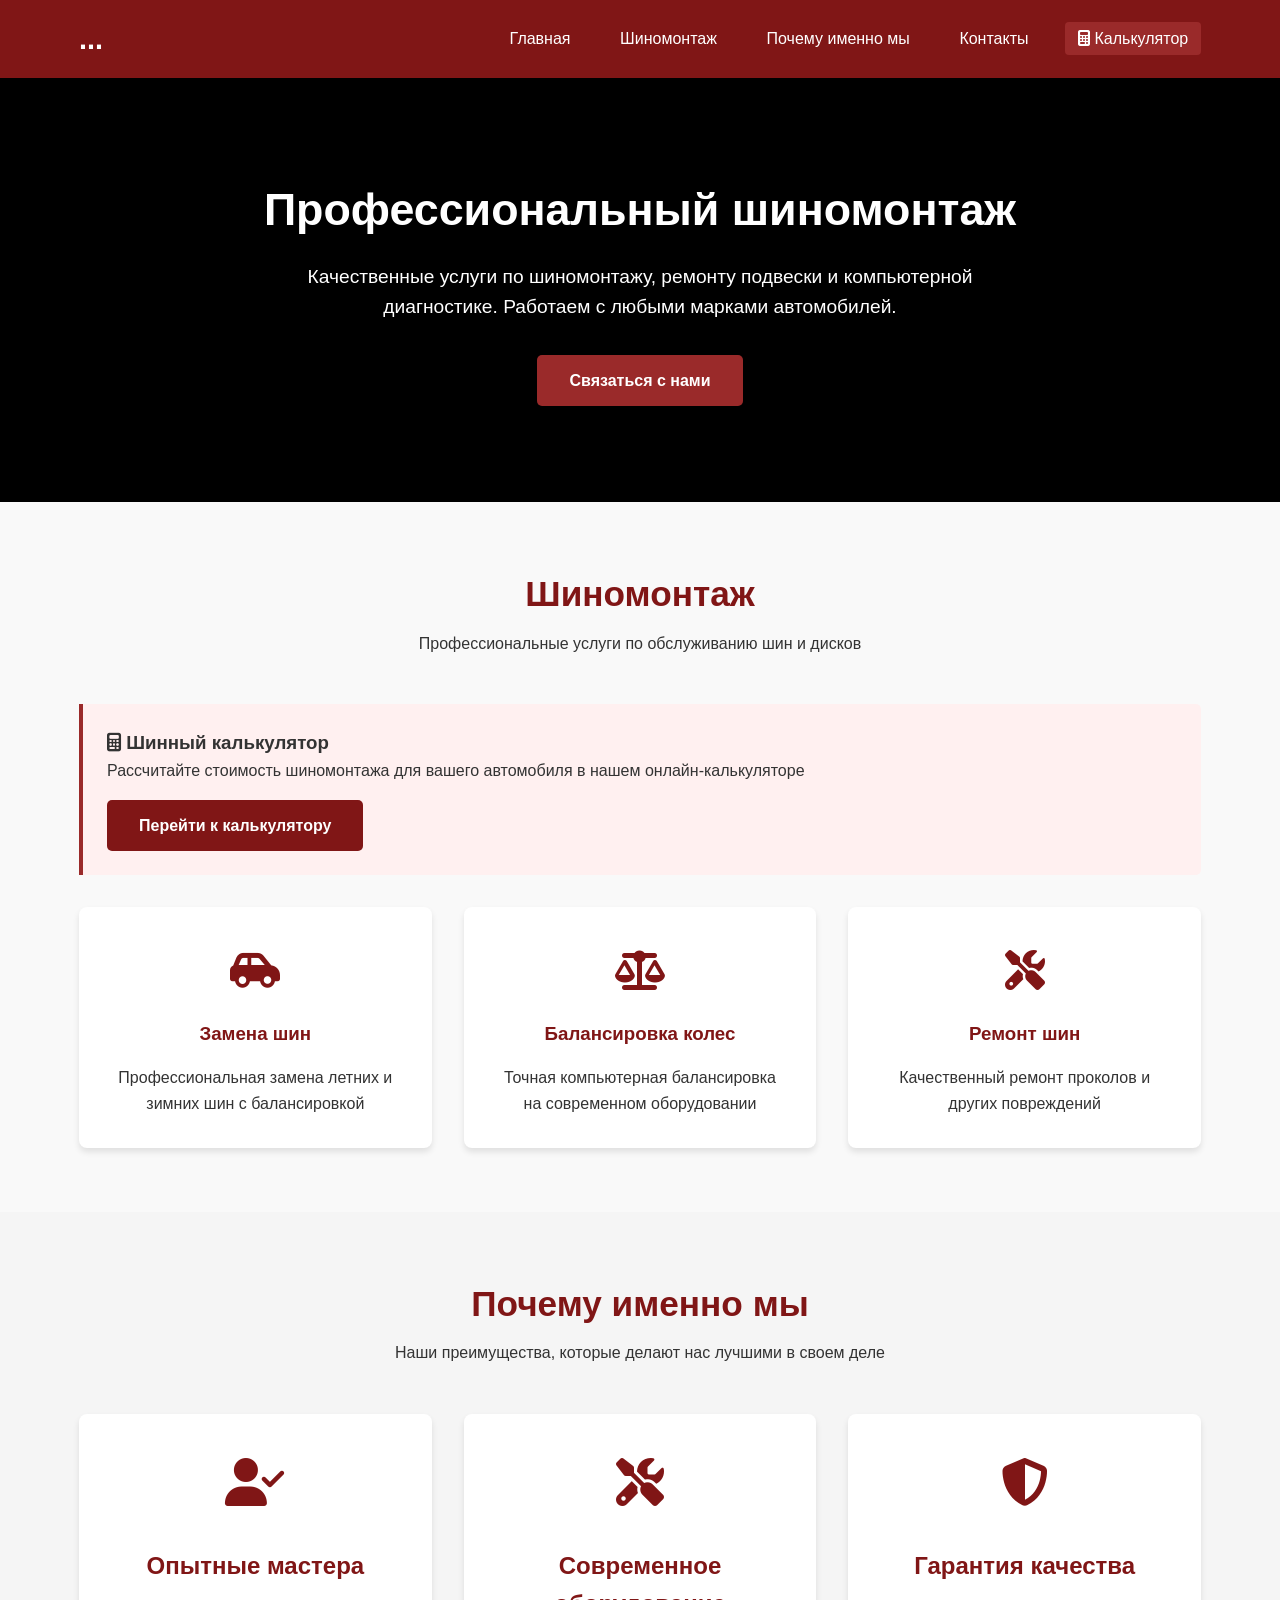
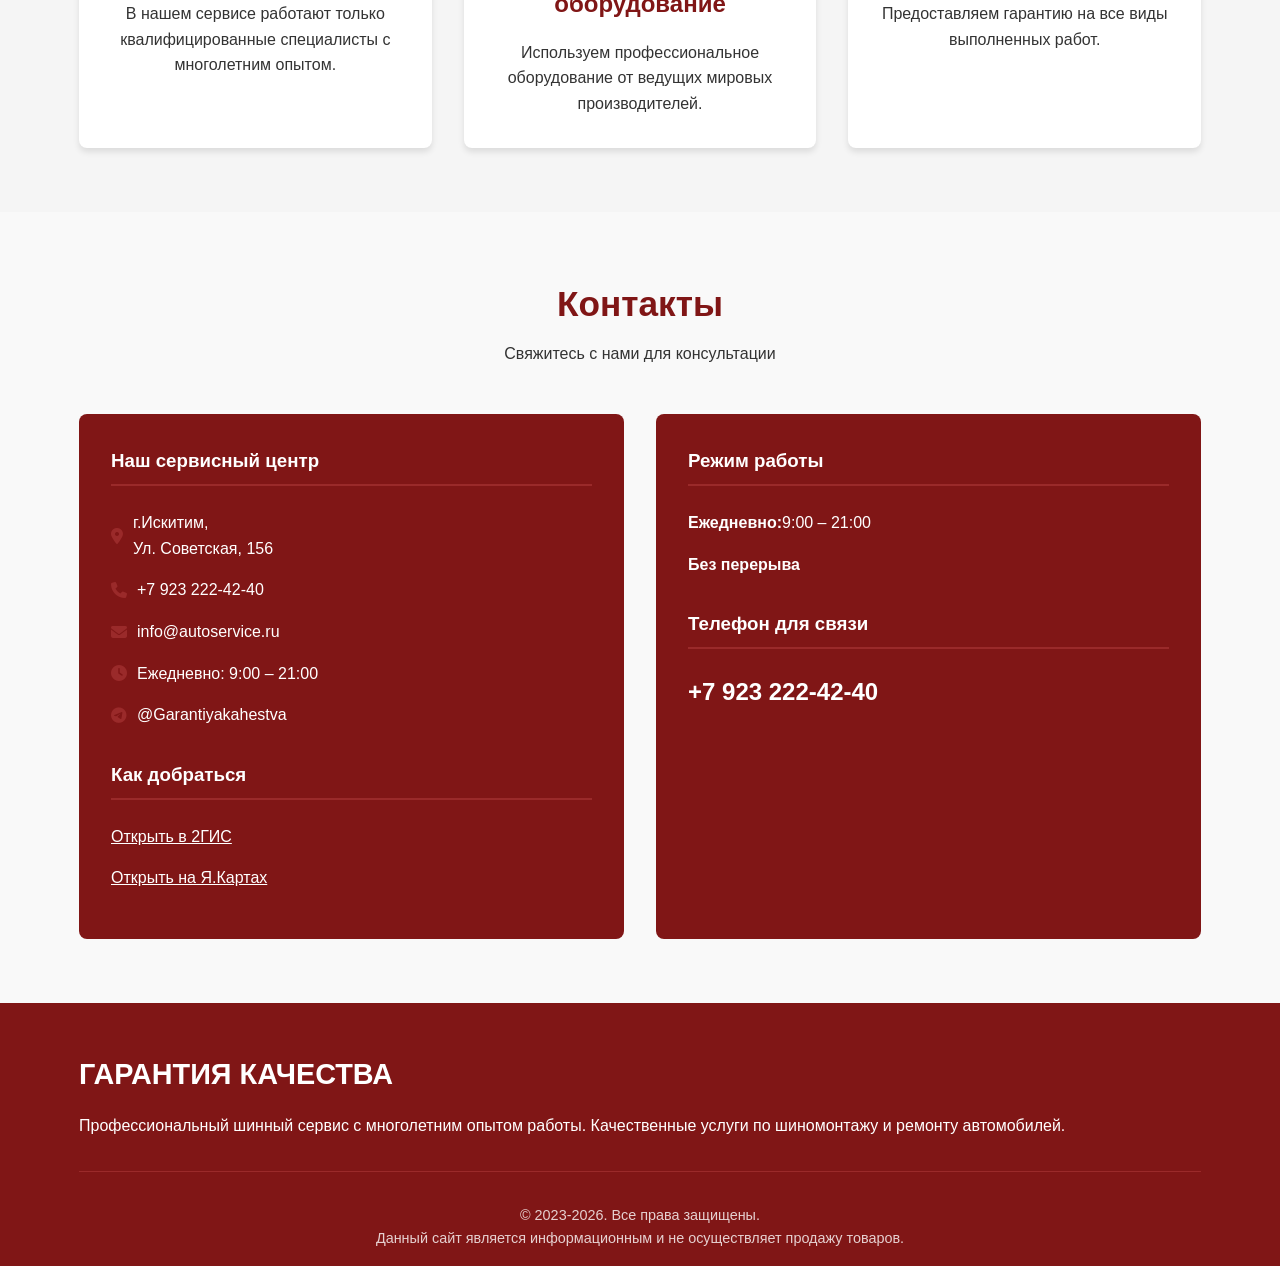
<file: index.html>
<!DOCTYPE html>
<html lang="ru">
<head>
    <meta charset="UTF-8">
    <meta name="viewport" content="width=device-width, initial-scale=1.0">
    <title>Гарантия качества!! | Шиномонтаж и ремонт</title>
    <link rel="stylesheet" href="style-index.css">
    <link rel="stylesheet" href="https://cdnjs.cloudflare.com/ajax/libs/font-awesome/6.4.0/css/all.min.css">
</head>
<body>
    <header>
        <div class="container">
            <div class="header-content">
                <a href="index.html" class="logo">...</a>
                <nav>
                    <ul>
                        <li><a href="#home">Главная</a></li>
                        <li><a href="#tire-service">Шиномонтаж</a></li>
                        <li><a href="#why-us">Почему именно мы</a></li>
                        <li><a href="#contact">Контакты</a></li>
                        <li><a href="calculator.html" class="calculator-link"><i class="fas fa-calculator"></i> Калькулятор</a></li>
                    </ul>
                </nav>
            </div>
        </div>
    </header>

    <section id="home" class="hero">
        <div class="container">
            <h1>Профессиональный шиномонтаж</h1>
            <p>Качественные услуги по шиномонтажу, ремонту подвески и компьютерной диагностике. Работаем с любыми марками автомобилей.</p>
            <a href="#contact" class="btn">Связаться с нами</a>
        </div>
    </section>

    <section id="tire-service" class="section">
        <div class="container">
            <div class="section-title">
                <h2>Шиномонтаж</h2>
                <p>Профессиональные услуги по обслуживанию шин и дисков</p>
            </div>
            
            <div class="notice">
                <h3><i class="fas fa-calculator"></i> Шинный калькулятор</h3>
                <p>Рассчитайте стоимость шиномонтажа для вашего автомобиля в нашем онлайн-калькуляторе</p>
                <a href="calculator.html" class="btn btn-burgundy" style="margin-top: 1rem;">Перейти к калькулятору</a>
            </div>
            
            <div class="services-grid">
                <div class="service-card">
    <div class="service-icon">
        	<i class="fas fa-car-side"></i>
    </div>
    <h3>Замена шин</h3>
    <p>Профессиональная замена летних и зимних шин с балансировкой</p>
</div>
                
                <div class="service-card">
                    <div class="service-icon">
                        <i class="fas fa-balance-scale"></i>
                    </div>
                    <h3>Балансировка колес</h3>
                    <p>Точная компьютерная балансировка на современном оборудовании</p>
                </div>
                
                <div class="service-card">
                    <div class="service-icon">
                        <i class="fas fa-tools"></i>
                    </div>
                    <h3>Ремонт шин</h3>
                    <p>Качественный ремонт проколов и других повреждений</p>
                </div>
            </div>
        </div>
    </section>

    <section id="why-us" class="section why-us-section">
        <div class="container">
            <div class="section-title">
                <h2>Почему именно мы</h2>
                <p>Наши преимущества, которые делают нас лучшими в своем деле</p>
            </div>
            
            <div class="advantages-grid">
                <div class="advantage-card">
                    <div class="advantage-icon">
                        <i class="fas fa-user-check"></i>
                    </div>
                    <h3>Опытные мастера</h3>
                    <p>В нашем сервисе работают только квалифицированные специалисты с многолетним опытом.</p>
                </div>
                
                <div class="advantage-card">
                    <div class="advantage-icon">
                        <i class="fas fa-tools"></i>
                    </div>
                    <h3>Современное оборудование</h3>
                    <p>Используем профессиональное оборудование от ведущих мировых производителей.</p>
                </div>
                
                <div class="advantage-card">
                    <div class="advantage-icon">
                        <i class="fas fa-shield-alt"></i>
                    </div>
                    <h3>Гарантия качества</h3>
                    <p>Предоставляем гарантию на все виды выполненных работ.</p>
                </div>
            </div>
        </div>
    </section>

    <section id="contact" class="section">
        <div class="container">
            <div class="section-title">
                <h2>Контакты</h2>
                <p>Свяжитесь с нами для консультации</p>
            </div>
            
            <div class="contact-grid">
                <div class="contact-info">
                    <h3>Наш сервисный центр</h3>
                    <p><i class="fas fa-map-marker-alt"></i> г.Искитим,<br>Ул. Советская, 156</p>
                    <p><i class="fas fa-phone"></i> +7 923 222-42-40</p>
                    <p><i class="fas fa-envelope"></i> info@autoservice.ru</p>
                    <p><i class="fas fa-clock"></i> Ежедневно: 9:00 – 21:00</p>
                    <p><i class="fab fa-telegram"></i> @Garantiyakahestva</p>
                    
                    <h3 style="margin-top: 2rem;">Как добраться</h3>
                    <p><a href="https://2gis.ru/novosibirsk/directions/points/%7C83.303768%2C54.650123%3B70000001089633656?m=83.191192%2C54.711669%2F12.29" target="_blank" style="color: white; text-decoration: underline;">Открыть в 2ГИС</a></p>
                    <p><a href="https://yandex.ru/maps/?ll=83.355097%2C54.751835&mode=routes&rtext=~54.650115%2C83.303732&rtt=auto&ruri=~ymapsbm1%3A%2F%2Forg%3Foid%3D197503280008&z=11.99" target="_blank" style="color: white; text-decoration: underline;">Открыть на Я.Картах</a></p>
                </div>
                
                <div class="contact-info" style="background: #801616;">
                    <h3>Режим работы</h3>
                    <p><strong>Ежедневно:</strong> 9:00 – 21:00</p>
                    <p><strong>Без перерыва</strong></p>
                    
                    <h3 style="margin-top: 2rem;">Телефон для связи</h3>
                    <p style="font-size: 1.5rem; font-weight: bold;">+7 923 222-42-40</p>
                </div>
            </div>
        </div>
    </section>

    <footer>
        <div class="container">
            <div class="footer-content" style="grid-template-columns: 1fr;">
                <div class="footer-about">
                    <div class="footer-logo">ГАРАНТИЯ КАЧЕСТВА</div>
                    <p>Профессиональный шинный сервис с многолетним опытом работы. Качественные услуги по шиномонтажу и ремонту автомобилей.</p>
                </div>
            </div>
            
            <div class="copyright">
                <p>&copy; 2023-2026. Все права защищены.</p>
                <p>Данный сайт является информационным и не осуществляет продажу товаров.</p>
            </div>
        </div>
    </footer>

    <script>
        document.querySelectorAll('a[href^="#"]').forEach(anchor => {
            anchor.addEventListener('click', function(e) {
                e.preventDefault();
                const targetId = this.getAttribute('href');
                if(targetId === '#') return;
                const targetElement = document.querySelector(targetId);
                if(targetElement) {
                    window.scrollTo({
                        top: targetElement.offsetTop - 80,
                        behavior: 'smooth'
                    });
                }
            });
        });
    </script>
</body>
</html>
</file>
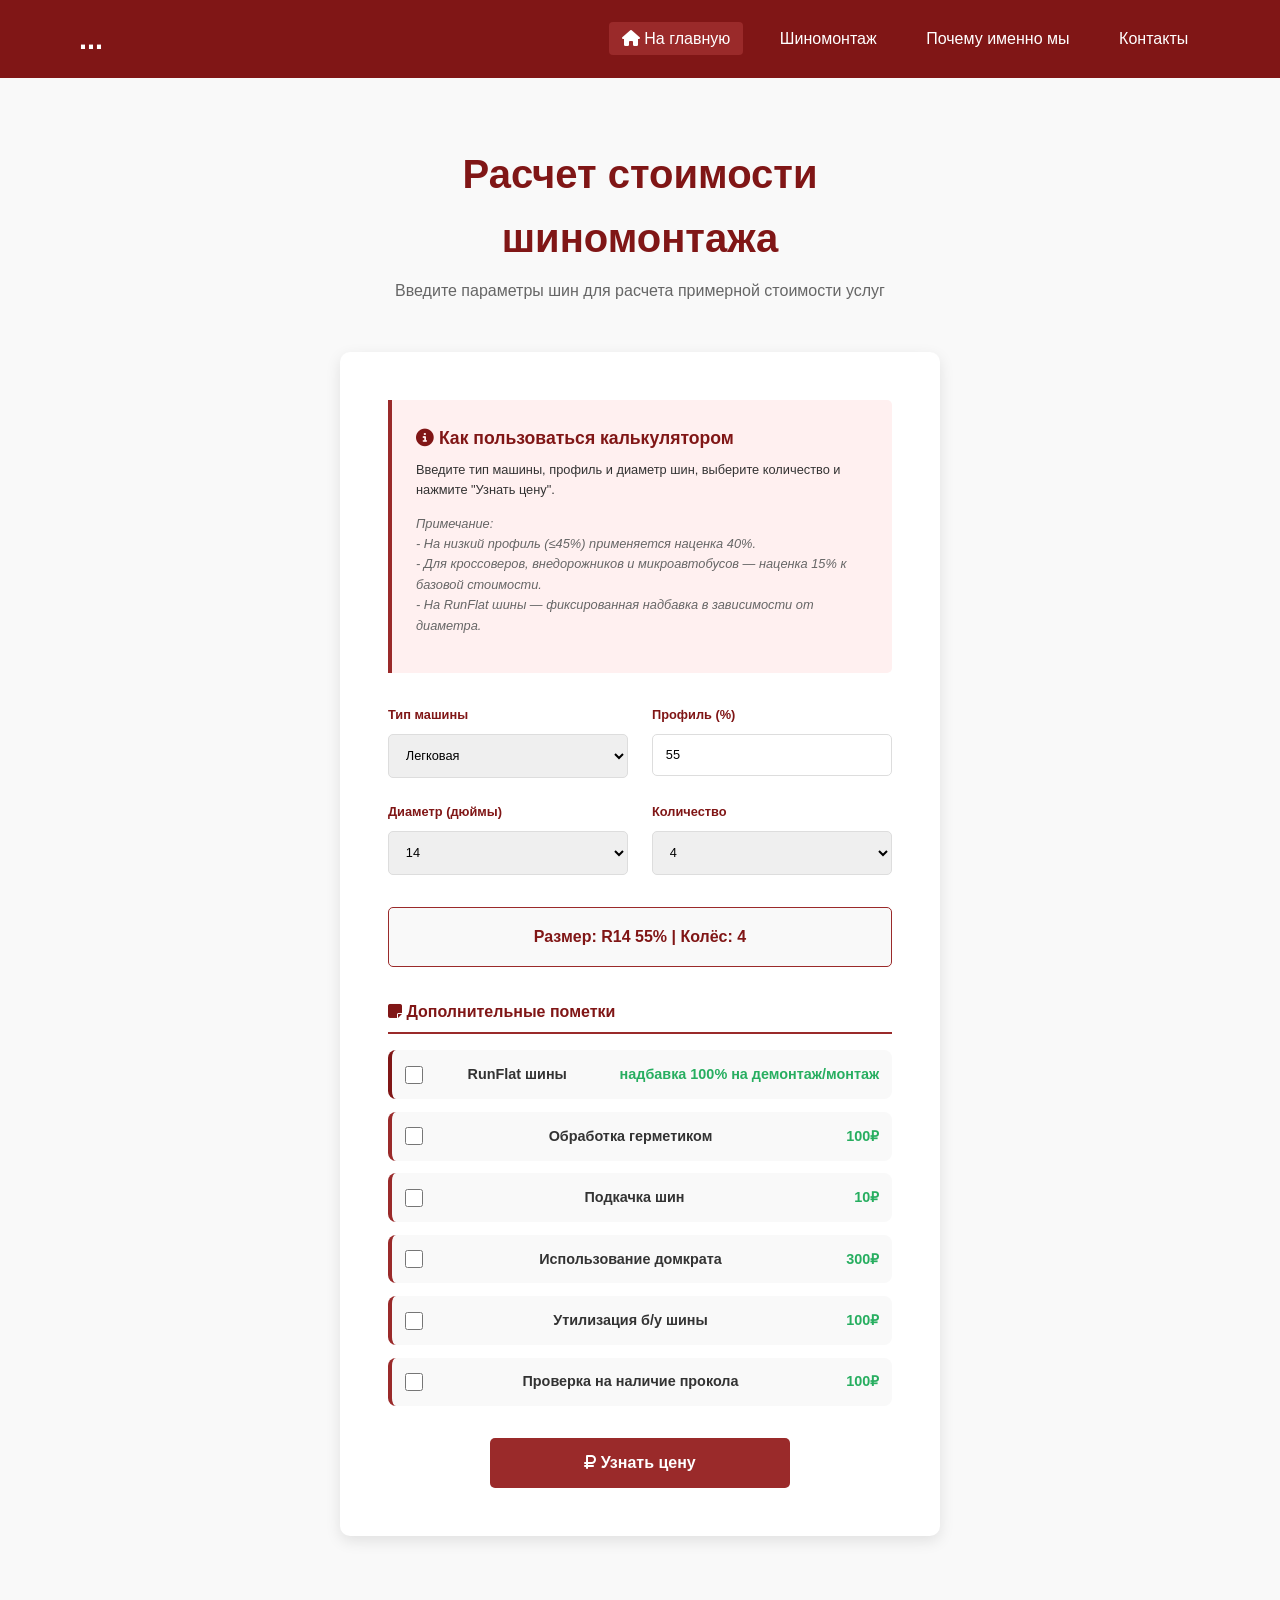
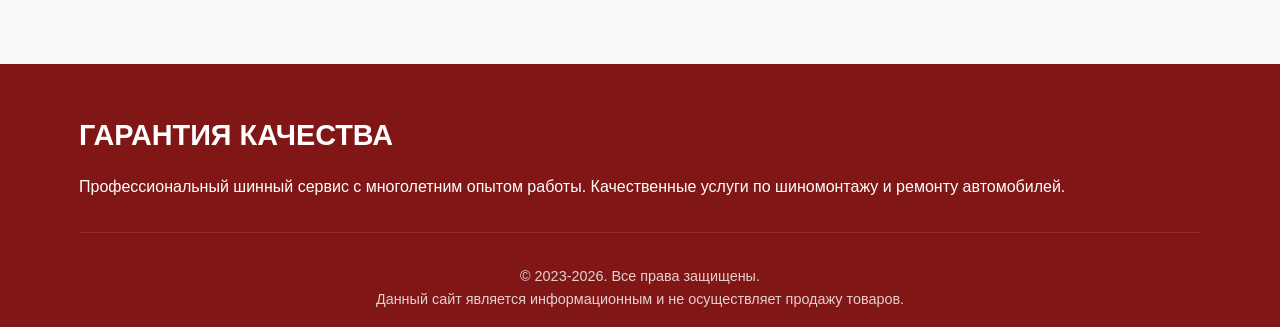
<file: calculator.html>
<!DOCTYPE html>
<html lang="ru">
<head>
    <meta charset="UTF-8">
    <meta name="viewport" content="width=device-width, initial-scale=1.0">
    <title>Калькулятор стоимости шиномонтажа</title>
    <link rel="stylesheet" href="style-calculator.css">
    <link rel="stylesheet" href="https://cdnjs.cloudflare.com/ajax/libs/font-awesome/6.4.0/css/all.min.css">
</head>
<body>
    <header>
        <div class="container">
            <div class="header-content">
                <a href="index.html" class="logo">...</a>
                <nav>
                    <ul>
                        <li><a href="index.html" class="home-link"><i class="fas fa-home"></i> На главную</a></li>
                        <li><a href="index.html#tire-service">Шиномонтаж</a></li>
                        <li><a href="index.html#why-us">Почему именно мы</a></li>
                        <li><a href="index.html#contact">Контакты</a></li>
                    </ul>
                </nav>
            </div>
        </div>
    </header>

    <section class="section">
        <div class="container">
            <div class="calculator-container">
                <div class="calculator-header">
                    <h1>Расчет стоимости шиномонтажа</h1>
                    <p>Введите параметры шин для расчета примерной стоимости услуг</p>
                </div>
                
                <div class="calculator">
                    <div class="calc-instructions">
                        <h3><i class="fas fa-info-circle"></i> Как пользоваться калькулятором</h3>
                        <p>Введите тип машины, профиль и диаметр шин, выберите количество и нажмите "Узнать цену".</p>
                        <p class="checkbox-note">Примечание: 
                            <br>- На низкий профиль (≤45%) применяется наценка 40%.
                            <br>- Для кроссоверов, внедорожников и микроавтобусов — наценка 15% к базовой стоимости.
                            <br>- На RunFlat шины — фиксированная надбавка в зависимости от диаметра.
                        </p>
                    </div>
                    
                    <div class="calc-inputs-row">
                        <div class="calc-group">
                            <label>Тип машины</label>
                            <select id="car-type">
                                <option value="passenger" selected>Легковая</option>
                                <option value="crossover">Кроссовер</option>
                                <option value="suv">Внедорожник</option>
                                <option value="minibus">Микроавтобус</option>
                            </select>
                        </div>
                        
                        <div class="calc-group">
                            <label>Профиль (%)</label>
                            <input type="number" id="profile" placeholder="55" min="30" max="80" value="55">
                        </div>
                        
                        <div class="calc-group">
                            <label>Диаметр (дюймы)</label>
                            <select id="diameter">
                                <option value="13">13</option>
                                <option value="14" selected>14</option>
                                <option value="15">15</option>
                                <option value="16">16</option>
                                <option value="17">17</option>
                                <option value="18">18</option>
                                <option value="19">19</option>
                                <option value="20">20</option>
                                <option value="21">21</option>
                                <option value="22">22</option>
                                <option value="23">23</option>
                                <option value="24">24</option>
                            </select>
                        </div>
                        
                        <div class="calc-group">
                            <label>Количество</label>
                            <select id="wheel-count">
                                <option value="1">1</option>
                                <option value="2">2</option>
                                <option value="3">3</option>
                                <option value="4" selected>4</option>
                            </select>
                        </div>
                    </div>
                    
                    <div class="size-display">
                        Размер: <span id="size-display">R14 55%</span> | Колёс: <span id="count-display">4</span>
                    </div>
                    
                    <div class="additional-notes">
                        <h4><i class="fas fa-sticky-note"></i> Дополнительные пометки</h4>
                        
                        <div class="checkbox-group runflat">
                            <input type="checkbox" id="runflat">
                            <label for="runflat">RunFlat шины</label>
                            <span class="checkbox-price">надбавка 100% на демонтаж/монтаж</span>
                        </div>
                        
                        <div class="checkbox-group">
                            <input type="checkbox" id="sealant">
                            <label for="sealant">Обработка герметиком</label>
                            <span class="checkbox-price">100₽</span>
                        </div>
                        
                        <div class="checkbox-group">
                            <input type="checkbox" id="inflation">
                            <label for="inflation">Подкачка шин</label>
                            <span class="checkbox-price">10₽</span>
                        </div>
                        
                        <div class="checkbox-group">
                            <input type="checkbox" id="jack">
                            <label for="jack">Использование домкрата</label>
                            <span class="checkbox-price">300₽</span>
                        </div>
                        
                        <div class="checkbox-group">
                            <input type="checkbox" id="disposal">
                            <label for="disposal">Утилизация б/у шины</label>
                            <span class="checkbox-price">100₽</span>
                        </div>
                        
                        <div class="checkbox-group">
                            <input type="checkbox" id="leak-check">
                            <label for="leak-check">Проверка на наличие прокола</label>
                            <span class="checkbox-price">100₽</span>
                        </div>
                    </div>
                    
                    <button id="calculate-btn" class="btn">
                        <i class="fas fa-ruble-sign"></i> Узнать цену
                    </button>
                </div>
                
                <div id="calc-result" class="calc-result">
                    <div class="result-header">
                        <h3>Расчет стоимости</h3>
                        <p>Для размера: <strong id="result-size">R14 55%</strong> | Колёс: <strong id="result-count">4</strong></p>
                        <p id="car-type-note" class="surcharge-note" style="display: none;">
                            <i class="fas fa-exclamation-triangle"></i> Применена наценка 15% за тип машины (кроссовер/внедорожник/микроавтобус)
                        </p>
                        <p id="profile-note" class="surcharge-note" style="display: none;">
                            <i class="fas fa-exclamation-triangle"></i> Применена наценка 40% за низкий профиль (≤45%)
                        </p>
                        <p id="runflat-note" class="surcharge-note" style="display: none;">
                            <i class="fas fa-exclamation-triangle"></i> Применена надбавка за RunFlat шины (фиксированная сумма)
                        </p>
                    </div>
                    
                    <!-- Блок крупной общей стоимости -->
                    <div class="price-box">
                        <div class="price-label">ОБЩАЯ СТОИМОСТЬ</div>
                        <div class="price-value" id="price-value">1 860₽</div>
                        <div class="price-per-wheel" id="price-per-wheel">(465₽ за одно колесо)</div>
                    </div>
                    
                    <!-- Простые итоги в стиле первого фото -->
                    <div class="simple-total">
                        <div class="simple-item">
                            <span>Базовая стоимость 1 колеса</span>
                            <span id="simple-base">465₽</span>
                        </div>
                        <div class="simple-item">
                            <span>Итого за 1 колесо (с наценками)</span>
                            <span id="simple-one-wheel">465₽</span>
                        </div>
                        <div class="simple-item">
                            <span>Количество</span>
                            <span id="simple-count">4</span>
                        </div>
                        <div class="simple-item total">
                            <span>ИТОГО (основные работы)</span>
                            <span id="simple-main-total">1 860₽</span>
                        </div>
                    </div>
                    
                    <!-- Детализация наценок -->
                    <div class="price-breakdown">
                        <h4><i class="fas fa-calculator"></i> Наценки</h4>
                        <div class="breakdown-item" id="car-type-surcharge" style="display: none;">
                            <span class="breakdown-label">Наценка за тип машины (15%)</span>
                            <span class="breakdown-value surcharge" id="car-type-amount">+70₽</span>
                        </div>
                        <div class="breakdown-item" id="low-profile-surcharge" style="display: none;">
                            <span class="breakdown-label">Наценка за низкий профиль (40%)</span>
                            <span class="breakdown-value surcharge" id="low-profile-amount">+186₽</span>
                        </div>
                        <div class="breakdown-item" id="runflat-surcharge" style="display: none;">
                            <span class="breakdown-label">Надбавка за RunFlat</span>
                            <span class="breakdown-value surcharge" id="runflat-amount">+0₽</span>
                        </div>
                    </div>
                    
                    <!-- Дополнительные услуги -->
                    <div class="additional-services-breakdown" id="additional-services-section" style="display: none;">
                        <h4><i class="fas fa-plus-circle"></i> Дополнительные услуги</h4>
                        <div class="breakdown-item" id="sealant-breakdown" style="display: none;">
                            <span class="breakdown-label">Обработка герметиком</span>
                            <span class="breakdown-value">+100₽</span>
                        </div>
                        <div class="breakdown-item" id="inflation-breakdown" style="display: none;">
                            <span class="breakdown-label">Подкачка шин</span>
                            <span class="breakdown-value">+10₽</span>
                        </div>
                        <div class="breakdown-item" id="jack-breakdown" style="display: none;">
                            <span class="breakdown-label">Использование домкрата</span>
                            <span class="breakdown-value">+300₽</span>
                        </div>
                        <div class="breakdown-item" id="disposal-breakdown" style="display: none;">
                            <span class="breakdown-label">Утилизация б/у шины</span>
                            <span class="breakdown-value">+100₽</span>
                        </div>
                        <div class="breakdown-item" id="leak-check-breakdown" style="display: none;">
                            <span class="breakdown-label">Проверка на наличие прокола</span>
                            <span class="breakdown-value">+100₽</span>
                        </div>
                        <div class="breakdown-item" id="additional-total-breakdown" style="display: none;">
                            <span class="breakdown-label">Итого дополнительные услуги</span>
                            <span class="breakdown-value" id="additional-total-price">0₽</span>
                        </div>
                    </div>
                    
                    <div class="service-list">
                        <h4><i class="fas fa-list-check"></i> В основную стоимость входит:</h4>
                        <ul>
                            <li>Демонтаж покрышки</li>
                            <li>Монтаж покрышки</li>
                            <li>Компьютерная балансировка</li>
                            <li>Установка колеса на автомобиль</li>
                            <li>Проверка давления</li>
                        </ul>
                    </div>
                    
                    <a href="index.html#contact" class="btn" style="margin-top: 2rem; background: #801616;">
                        <i class="fas fa-phone"></i> Записаться на шиномонтаж
                    </a>
                    
                    <a href="index.html#tire-service" class="back-link">
                        <i class="fas fa-arrow-left"></i> Вернуться к услугам шиномонтажа
                    </a>
                </div>
            </div>
        </div>
    </section>

    <footer>
        <div class="container">
            <div class="footer-content">
                <div class="footer-about">
                    <div class="footer-logo">ГАРАНТИЯ КАЧЕСТВА</div>
                    <p>Профессиональный шинный сервис с многолетним опытом работы. Качественные услуги по шиномонтажу и ремонту автомобилей.</p>
                </div>
            </div>
            
            <div class="copyright">
                <p>&copy; 2023-2026. Все права защищены.</p>
                <p>Данный сайт является информационным и не осуществляет продажу товаров.</p>
            </div>
        </div>
    </footer>

    <script>
        document.addEventListener('DOMContentLoaded', function() {
            // Элементы ввода
            const profileInput = document.getElementById('profile');
            const diameterSelect = document.getElementById('diameter');
            const wheelCountSelect = document.getElementById('wheel-count');
            const sizeDisplay = document.getElementById('size-display');
            const countDisplay = document.getElementById('count-display');

            // Функция обновления отображения размера
            function updateSizeDisplay() {
                const profile = profileInput.value;
                const diameter = diameterSelect.value;
                const wheelCount = wheelCountSelect.value;
                if (sizeDisplay) sizeDisplay.textContent = `R${diameter} ${profile}%`;
                if (countDisplay) countDisplay.textContent = wheelCount;
            }

            // Слушатели для полей ввода
            [profileInput, diameterSelect, wheelCountSelect].forEach(input => {
                if (input) {
                    input.addEventListener('input', updateSizeDisplay);
                    input.addEventListener('change', updateSizeDisplay);
                }
            });

            // Базовая стоимость по диаметру
            function getBasePrice(diameter) {
                const priceMap = {
                    13: 465, 14: 465, 15: 520, 16: 595, 17: 665,
                    18: 725, 19: 775, 20: 800, 21: 800, 22: 800,
                    23: 800, 24: 800
                };
                return priceMap[diameter] || 800;
            }

            // Надбавка за RunFlat
            function getRunFlatSurcharge(diameter) {
                const surchargeMap = {
                    13: 115, 14: 125, 15: 125, 16: 150, 17: 165,
                    18: 180, 19: 190, 20: 190, 21: 190, 22: 190,
                    23: 190, 24: 190
                };
                return surchargeMap[diameter] || 190;
            }

            // Основная функция расчёта
            function calculatePrice(carType, profile, diameter, wheelCount, isRunFlat, additionalServices) {
                let basePrice = getBasePrice(diameter);

                let carTypeSurcharge = 0;
                if (carType === 'crossover' || carType === 'suv' || carType === 'minibus') {
                    carTypeSurcharge = basePrice * 0.15;
                }

                let lowProfileSurcharge = 0;
                if (profile <= 45) {
                    lowProfileSurcharge = basePrice * 0.4;
                }

                let runflatSurcharge = 0;
                if (isRunFlat) {
                    runflatSurcharge = getRunFlatSurcharge(diameter);
                }

                const oneWheelTotal = basePrice + carTypeSurcharge + lowProfileSurcharge + runflatSurcharge;
                const mainTotalPrice = oneWheelTotal * wheelCount;

                let additionalTotal = 0;
                if (additionalServices.sealant) additionalTotal += 100 * wheelCount;
                if (additionalServices.inflation) additionalTotal += 10 * wheelCount;
                if (additionalServices.jack) additionalTotal += 300;
                if (additionalServices.disposal) additionalTotal += 100 * wheelCount;
                if (additionalServices.leakCheck) additionalTotal += 100 * wheelCount;

                const totalPrice = mainTotalPrice + additionalTotal;

                return {
                    basePrice: Math.round(basePrice),
                    carTypeSurcharge: Math.round(carTypeSurcharge),
                    lowProfileSurcharge: Math.round(lowProfileSurcharge),
                    runflatSurcharge: Math.round(runflatSurcharge),
                    oneWheelTotal: Math.round(oneWheelTotal),
                    mainTotalPrice: Math.round(mainTotalPrice),
                    additionalTotal: additionalTotal,
                    totalPrice: Math.round(totalPrice),
                    wheelCount: wheelCount,
                    carType: carType,
                    isLowProfile: profile <= 45,
                    isRunFlat: isRunFlat,
                    additionalServices: additionalServices
                };
            }

            // Форматирование цены с пробелами
            function formatPrice(price) {
                return price.toString().replace(/\B(?=(\d{3})+(?!\d))/g, " ");
            }

            // Кнопка расчёта
            const calculateBtn = document.getElementById('calculate-btn');
            if (calculateBtn) {
                calculateBtn.addEventListener('click', function() {
                    // Считываем значения
                    const carType = document.getElementById('car-type')?.value || 'passenger';
                    const profile = parseInt(document.getElementById('profile')?.value) || 55;
                    const diameter = parseInt(document.getElementById('diameter')?.value) || 14;
                    const wheelCount = parseInt(document.getElementById('wheel-count')?.value) || 4;
                    const isRunFlat = document.getElementById('runflat')?.checked || false;

                    const additionalServices = {
                        sealant: document.getElementById('sealant')?.checked || false,
                        inflation: document.getElementById('inflation')?.checked || false,
                        jack: document.getElementById('jack')?.checked || false,
                        disposal: document.getElementById('disposal')?.checked || false,
                        leakCheck: document.getElementById('leak-check')?.checked || false
                    };

                    const result = calculatePrice(carType, profile, diameter, wheelCount, isRunFlat, additionalServices);

                    // Обновляем элементы интерфейса (с проверкой на существование)
                    const resultSize = document.getElementById('result-size');
                    if (resultSize) resultSize.textContent = `R${diameter} ${profile}%`;

                    const resultCount = document.getElementById('result-count');
                    if (resultCount) resultCount.textContent = wheelCount;

                    // Простые итоги
                    const simpleBase = document.getElementById('simple-base');
                    if (simpleBase) simpleBase.textContent = formatPrice(result.basePrice) + '₽';

                    const simpleOneWheel = document.getElementById('simple-one-wheel');
                    if (simpleOneWheel) simpleOneWheel.textContent = formatPrice(result.oneWheelTotal) + '₽';

                    const simpleCount = document.getElementById('simple-count');
                    if (simpleCount) simpleCount.textContent = result.wheelCount;

                    const simpleMainTotal = document.getElementById('simple-main-total');
                    if (simpleMainTotal) simpleMainTotal.textContent = formatPrice(result.mainTotalPrice) + '₽';

                    // Детальные блоки
                    const basePriceEl = document.getElementById('base-price');
                    if (basePriceEl) basePriceEl.textContent = `${formatPrice(result.basePrice)}₽`;

                    const oneWheelTotalEl = document.getElementById('one-wheel-total');
                    if (oneWheelTotalEl) oneWheelTotalEl.textContent = `${formatPrice(result.oneWheelTotal)}₽`;

                    const wheelCountDisplay = document.getElementById('wheel-count-display');
                    if (wheelCountDisplay) wheelCountDisplay.textContent = `×${wheelCount}`;

                    const mainTotalPriceEl = document.getElementById('main-total-price');
                    if (mainTotalPriceEl) mainTotalPriceEl.textContent = `${formatPrice(result.mainTotalPrice)}₽`;

                    const totalPriceEl = document.getElementById('total-price');
                    if (totalPriceEl) totalPriceEl.textContent = `${formatPrice(result.totalPrice)}₽`;

                    const priceValue = document.getElementById('price-value');
                    if (priceValue) priceValue.textContent = `${formatPrice(result.totalPrice)}₽`;

                    const pricePerWheel = document.getElementById('price-per-wheel');
                    if (pricePerWheel) pricePerWheel.textContent = `(${formatPrice(result.oneWheelTotal)}₽ за одно колесо)`;

                    // Наценки
                    const carTypeSurcharge = document.getElementById('car-type-surcharge');
                    const carTypeNote = document.getElementById('car-type-note');
                    const carTypeAmount = document.getElementById('car-type-amount');
                    if (result.carType === 'crossover' || result.carType === 'suv' || result.carType === 'minibus') {
                        if (carTypeSurcharge) carTypeSurcharge.style.display = 'flex';
                        if (carTypeNote) carTypeNote.style.display = 'block';
                        if (carTypeAmount) carTypeAmount.textContent = `+${formatPrice(result.carTypeSurcharge)}₽`;
                    } else {
                        if (carTypeSurcharge) carTypeSurcharge.style.display = 'none';
                        if (carTypeNote) carTypeNote.style.display = 'none';
                    }

                    const lowProfileSurcharge = document.getElementById('low-profile-surcharge');
                    const profileNote = document.getElementById('profile-note');
                    const lowProfileAmount = document.getElementById('low-profile-amount');
                    if (result.isLowProfile) {
                        if (lowProfileSurcharge) lowProfileSurcharge.style.display = 'flex';
                        if (profileNote) profileNote.style.display = 'block';
                        if (lowProfileAmount) lowProfileAmount.textContent = `+${formatPrice(result.lowProfileSurcharge)}₽`;
                    } else {
                        if (lowProfileSurcharge) lowProfileSurcharge.style.display = 'none';
                        if (profileNote) profileNote.style.display = 'none';
                    }

                    const runflatSurcharge = document.getElementById('runflat-surcharge');
                    const runflatNote = document.getElementById('runflat-note');
                    const runflatAmount = document.getElementById('runflat-amount');
                    if (result.isRunFlat) {
                        if (runflatSurcharge) runflatSurcharge.style.display = 'flex';
                        if (runflatNote) runflatNote.style.display = 'block';
                        if (runflatAmount) runflatAmount.textContent = `+${formatPrice(result.runflatSurcharge)}₽`;
                    } else {
                        if (runflatSurcharge) runflatSurcharge.style.display = 'none';
                        if (runflatNote) runflatNote.style.display = 'none';
                    }

                    // Дополнительные услуги
                    const hasAdditional = Object.values(additionalServices).some(v => v);
                    const additionalSection = document.getElementById('additional-services-section');
                    if (additionalSection) {
                        additionalSection.style.display = hasAdditional ? 'block' : 'none';
                    }

                    if (hasAdditional) {
                        const additionalTotalBreakdown = document.getElementById('additional-total-breakdown');
                        if (additionalTotalBreakdown) additionalTotalBreakdown.style.display = 'flex';

                        const additionalTotalPrice = document.getElementById('additional-total-price');
                        if (additionalTotalPrice) additionalTotalPrice.textContent = `+${formatPrice(result.additionalTotal)}₽`;

                        // Герметик
                        const sealantBreakdown = document.getElementById('sealant-breakdown');
                        if (sealantBreakdown) {
                            sealantBreakdown.style.display = additionalServices.sealant ? 'flex' : 'none';
                            if (additionalServices.sealant) {
                                const valEl = sealantBreakdown.querySelector('.breakdown-value');
                                if (valEl) valEl.textContent = `+${formatPrice(100 * wheelCount)}₽`;
                            }
                        }

                        // Подкачка
                        const inflationBreakdown = document.getElementById('inflation-breakdown');
                        if (inflationBreakdown) {
                            inflationBreakdown.style.display = additionalServices.inflation ? 'flex' : 'none';
                            if (additionalServices.inflation) {
                                const valEl = inflationBreakdown.querySelector('.breakdown-value');
                                if (valEl) valEl.textContent = `+${formatPrice(10 * wheelCount)}₽`;
                            }
                        }

                        // Домкрат
                        const jackBreakdown = document.getElementById('jack-breakdown');
                        if (jackBreakdown) {
                            jackBreakdown.style.display = additionalServices.jack ? 'flex' : 'none';
                            if (additionalServices.jack) {
                                const valEl = jackBreakdown.querySelector('.breakdown-value');
                                if (valEl) valEl.textContent = `+${formatPrice(300)}₽`;
                            }
                        }

                        // Утилизация
                        const disposalBreakdown = document.getElementById('disposal-breakdown');
                        if (disposalBreakdown) {
                            disposalBreakdown.style.display = additionalServices.disposal ? 'flex' : 'none';
                            if (additionalServices.disposal) {
                                const valEl = disposalBreakdown.querySelector('.breakdown-value');
                                if (valEl) valEl.textContent = `+${formatPrice(100 * wheelCount)}₽`;
                            }
                        }

                        // Проверка прокола
                        const leakCheckBreakdown = document.getElementById('leak-check-breakdown');
                        if (leakCheckBreakdown) {
                            leakCheckBreakdown.style.display = additionalServices.leakCheck ? 'flex' : 'none';
                            if (additionalServices.leakCheck) {
                                const valEl = leakCheckBreakdown.querySelector('.breakdown-value');
                                if (valEl) valEl.textContent = `+${formatPrice(100 * wheelCount)}₽`;
                            }
                        }
                    }

                    // Показываем блок результата
                    const resultBlock = document.getElementById('calc-result');
                    if (resultBlock) {
                        resultBlock.classList.add('active');
                        resultBlock.scrollIntoView({ behavior: 'smooth' });
                    }
                });
            }

            // Инициализация отображения
            updateSizeDisplay();
        });
    </script>
</body>
</html>
</file>
<file: style-index.css>
* {
    margin: 0;
    padding: 0;
    box-sizing: border-box;
    font-family: Arial, sans-serif;
}

body {
    line-height: 1.6;
    color: #333;
    background: #f9f9f9;
}

header {
    background: #801616;
    color: white;
    padding: 1rem 0;
    position: sticky;
    top: 0;
    z-index: 100;
}

.container {
    width: 90%;
    max-width: 1200px;
    margin: 0 auto;
    padding: 0 15px;
}

.header-content {
    display: flex;
    justify-content: space-between;
    align-items: center;
}

.logo {
    font-size: 1.8rem;
    font-weight: bold;
    color: white;
    text-decoration: none;
}

nav ul {
    display: flex;
    list-style: none;
}

nav ul li {
    margin-left: 1.5rem;
}

nav ul li a {
    color: white;
    text-decoration: none;
    font-weight: 500;
    transition: color 0.3s;
    padding: 0.5rem 0.8rem;
    border-radius: 4px;
}

nav ul li a:hover {
    background: rgba(255,255,255,0.2);
    color: white;
}

.calculator-link {
    background: #9a2a2a; /* чуть светлее для контраста */
    color: white !important;
}

.calculator-link:hover {
    background: #801616 !important;
}

.hero {
    background: #000;
    color: white;
    text-align: center;
    padding: 6rem 0;
}

.hero h1 {
    font-size: 2.8rem;
    margin-bottom: 1rem;
}

.hero p {
    font-size: 1.2rem;
    max-width: 700px;
    margin: 0 auto 2rem;
}

.btn {
    display: inline-block;
    background: #9a2a2a;
    color: white;
    padding: 0.8rem 2rem;
    border-radius: 5px;
    text-decoration: none;
    font-weight: bold;
    transition: background 0.3s;
    border: none;
    cursor: pointer;
}

.btn:hover {
    background: #801616;
}

/* Бордовая кнопка для калькулятора */
.btn-burgundy {
    background: #801616 !important;
}

.btn-burgundy:hover {
    background: #6b1212 !important;
}

.section {
    padding: 4rem 0;
}

.section-title {
    text-align: center;
    margin-bottom: 3rem;
}

.section-title h2 {
    font-size: 2.2rem;
    color: #801616;
    margin-bottom: 0.5rem;
}

.services-grid {
    display: grid;
    grid-template-columns: repeat(auto-fit, minmax(280px, 1fr));
    gap: 2rem;
}

.service-card {
    background: white;
    border-radius: 8px;
    padding: 2rem;
    text-align: center;
    box-shadow: 0 4px 6px rgba(0,0,0,0.1);
    transition: transform 0.3s;
}

.service-card:hover {
    transform: translateY(-5px);
}

.service-icon {
    font-size: 2.5rem;
    color: #801616;
    margin-bottom: 1rem;
}

.service-card h3 {
    margin-bottom: 1rem;
    color: #801616;
}

.contact-grid {
    display: grid;
    grid-template-columns: repeat(auto-fit, minmax(300px, 1fr));
    gap: 2rem;
}

.contact-info {
    background: #801616;
    color: white;
    padding: 2rem;
    border-radius: 8px;
}

.contact-info h3 {
    margin-bottom: 1.5rem;
    color: white;
    border-bottom: 2px solid #9a2a2a;
    padding-bottom: 0.5rem;
}

.contact-info p {
    margin-bottom: 1rem;
    display: flex;
    align-items: center;
}

.contact-info i {
    margin-right: 10px;
    color: #9a2a2a;
}

.contact-info a {
    color: white;
    text-decoration: underline;
}

footer {
    background: #801616;
    color: white;
    padding: 3rem 0 1rem;
}

.footer-content {
    display: grid;
    grid-template-columns: repeat(auto-fit, minmax(250px, 1fr));
    gap: 2rem;
    margin-bottom: 2rem;
}

.footer-logo {
    font-size: 1.8rem;
    font-weight: bold;
    color: white;
    margin-bottom: 1rem;
}

.copyright {
    text-align: center;
    padding-top: 2rem;
    border-top: 1px solid #9a2a2a;
    color: rgba(255,255,255,0.8);
    font-size: 0.9rem;
}

@media (max-width: 768px) {
    .header-content {
        flex-direction: column;
        text-align: center;
    }
    
    nav ul {
        margin-top: 1rem;
        flex-wrap: wrap;
        justify-content: center;
    }
    
    nav ul li {
        margin: 0.3rem;
    }
    
    .hero h1 {
        font-size: 2rem;
    }
    
    .hero p {
        font-size: 1rem;
    }
}

.notice {
    background: #fff0f0;
    border-left: 4px solid #9a2a2a;
    padding: 1.5rem;
    margin: 2rem 0;
    border-radius: 0 5px 5px 0;
}

.why-us-section {
    background: #f5f5f5;
}

.advantages-grid {
    display: grid;
    grid-template-columns: repeat(auto-fit, minmax(250px, 1fr));
    gap: 2rem;
}

.advantage-card {
    background: white;
    border-radius: 8px;
    padding: 2rem;
    text-align: center;
    box-shadow: 0 4px 6px rgba(0,0,0,0.1);
    transition: transform 0.3s;
}

.advantage-card:hover {
    transform: translateY(-5px);
}

.advantage-icon {
    font-size: 3rem;
    color: #801616;
    margin-bottom: 1.5rem;
}

.advantage-card h3 {
    color: #801616;
    margin-bottom: 1rem;
    font-size: 1.5rem;
}

.service-card:first-child .service-icon i {
    color: #801616;
}
</file>
<file: style-calculator.css>
* {
    margin: 0;
    padding: 0;
    box-sizing: border-box;
    font-family: Arial, sans-serif;
}

body {
    line-height: 1.6;
    color: #333;
    background: #f9f9f9;
}

header {
    background: #801616;
    color: white;
    padding: 1rem 0;
    position: sticky;
    top: 0;
    z-index: 100;
}

.container {
    width: 90%;
    max-width: 1200px;
    margin: 0 auto;
    padding: 0 15px;
}

.header-content {
    display: flex;
    justify-content: space-between;
    align-items: center;
}

.logo {
    font-size: 1.8rem;
    font-weight: bold;
    color: white;
    text-decoration: none;
}

nav ul {
    display: flex;
    list-style: none;
    flex-wrap: wrap;
}

nav ul li {
    margin-left: 1.5rem;
}

nav ul li a {
    color: white;
    text-decoration: none;
    font-weight: 500;
    transition: color 0.3s;
    padding: 0.5rem 0.8rem;
    border-radius: 4px;
    white-space: nowrap;
}

nav ul li a:hover {
    background: rgba(255,255,255,0.2);
    color: white;
}

.home-link {
    background: #9a2a2a;
    color: white !important;
}

.home-link:hover {
    background: #801616 !important;
}

@media (max-width: 700px) {
    .header-content {
        flex-direction: column;
        align-items: center;
    }
    nav ul {
        flex-direction: column;
        align-items: center;
        width: 100%;
        margin-top: 1rem;
    }
    nav ul li {
        margin-left: 0;
        margin-bottom: 0.5rem;
        width: 100%;
        text-align: center;
    }
    nav ul li a {
        display: block;
        padding: 0.5rem;
    }
}

.section {
    padding: 4rem 0;
}

.calculator-container {
    max-width: 600px;
    margin: 0 auto;
}

.calculator-header {
    text-align: center;
    margin-bottom: 3rem;
}

.calculator-header h1 {
    font-size: 2.5rem;
    color: #801616;
    margin-bottom: 0.5rem;
}

.calculator-header p {
    font-size: 1rem;
    color: #666;
    max-width: 700px;
    margin: 0 auto;
}

.calculator {
    background: white;
    padding: 3rem;
    border-radius: 10px;
    box-shadow: 0 5px 15px rgba(0,0,0,0.1);
    text-align: center;
}

.calc-instructions {
    background: #fff0f0;
    border-left: 4px solid #9a2a2a;
    padding: 1.5rem;
    margin-bottom: 2rem;
    border-radius: 0 5px 5px 0;
    text-align: left;
}

.calc-instructions h3 {
    color: #801616;
    margin-bottom: 0.5rem;
    font-size: 1.1rem;
}

.calc-instructions p {
    margin-bottom: 0.8rem;
    font-size: 0.8rem;
}

.calc-inputs-row {
    display: flex;
    flex-wrap: wrap;
    gap: 1.5rem;
    margin-bottom: 2rem;
}

.calc-group {
    flex: 1 1 calc(25% - 1.5rem);
    min-width: 200px;
}

@media (max-width: 768px) {
    .calc-group {
        flex: 1 1 100%;
    }
}

.calc-group label {
    display: block;
    margin-bottom: 0.5rem;
    font-weight: bold;
    color: #801616;
    text-align: left;
    font-size: 0.8rem;
}

.calc-group select,
.calc-group input {
    width: 100%;
    padding: 0.8rem;
    border: 1px solid #ddd;
    border-radius: 5px;
    font-size: 0.8rem;
    transition: border 0.3s;
}

.calc-group select:focus,
.calc-group input:focus {
    border-color: #9a2a2a;
    outline: none;
}

.size-display {
    background: #f9f9f9;
    padding: 1rem;
    border-radius: 5px;
    text-align: center;
    font-size: 1rem;
    font-weight: bold;
    color: #801616;
    margin-bottom: 2rem;
    border: 1px solid #9a2a2a;
}

.additional-notes {
    margin: 2rem 0;
}

.additional-notes h4 {
    color: #801616;
    margin-bottom: 1rem;
    text-align: left;
    padding-bottom: 0.5rem;
    border-bottom: 2px solid #9a2a2a;
    font-size: 1rem;
}

.checkbox-group {
    display: flex;
    align-items: center;
    justify-content: flex-start;
    margin: 0.8rem 0;
    padding: 0.8rem;
    background: #f9f9f9;
    border-radius: 8px;
    border-left: 4px solid #9a2a2a;
}

.checkbox-group.runflat {
    border-left: 4px solid #801616;
}

.checkbox-group input[type="checkbox"] {
    width: 18px;
    height: 18px;
    margin-right: 8px;
    cursor: pointer;
    accent-color: #9a2a2a;
}

.checkbox-group label {
    font-weight: bold;
    color: #333;
    cursor: pointer;
    font-size: 0.9rem;
    flex: 1;
}

.checkbox-price {
    color: #27ae60;
    font-weight: bold;
    margin-left: 1rem;
    font-size: 0.9rem;
}

.checkbox-note {
    font-size: 0.8rem;
    color: #666;
    margin-top: 0.3rem;
    font-style: italic;
}

.btn {
    display: inline-block;
    background: #9a2a2a;
    color: white;
    padding: 1rem 3rem;
    border-radius: 5px;
    text-decoration: none;
    font-weight: bold;
    transition: background 0.3s;
    border: none;
    cursor: pointer;
    font-size: 1rem;
    width: 100%;
    max-width: 300px;
}

.btn:hover {
    background: #801616;
}

.calc-result {
    background: white;
    padding: 2rem;
    border-radius: 8px;
    margin-top: 3rem;
    box-shadow: 0 4px 6px rgba(0,0,0,0.1);
    display: none;
    text-align: center;
    animation: fadeIn 0.5s;
}

.calc-result.active {
    display: block;
}

@keyframes fadeIn {
    from { opacity: 0; transform: translateY(20px); }
    to { opacity: 1; transform: translateY(0); }
}

.result-header {
    margin-bottom: 1.5rem;
}

.result-header h3 {
    font-size: 1.6rem;
    color: #801616;
    margin-bottom: 0.5rem;
}

.result-header p {
    font-size: 0.9rem;
}

.price-box {
    background: linear-gradient(135deg, #9a2a2a, #801616);
    color: white;
    padding: 2rem;
    border-radius: 8px;
    margin-bottom: 1.5rem;
}

.price-label {
    font-size: 1rem;
    margin-bottom: 0.5rem;
}

.price-value {
    font-size: 2.5rem;
    font-weight: bold;
    font-variant-numeric: tabular-nums;
    display: inline-block;
    min-width: 8ch;
    text-align: center;
}

.price-per-wheel {
    font-size: 0.9rem;
    opacity: 0.9;
    margin-top: 0.5rem;
}

.simple-total {
    background: #fff0f0;
    padding: 1.5rem;
    border-radius: 8px;
    margin-bottom: 1.5rem;
    text-align: left;
    border: 1px solid #801616;
}

.simple-item {
    display: flex;
    justify-content: space-between;
    margin-bottom: 0.8rem;
    font-size: 1.1rem;
    padding: 0.3rem 0;
    border-bottom: 1px dashed #ccc;
}

.simple-item.total {
    font-weight: bold;
    color: #801616;
    font-size: 1.3rem;
    border-bottom: none;
    margin-top: 0.5rem;
}

.simple-item.total span:last-child {
    color: #801616;
}

.price-breakdown {
    background: #f9f9f9;
    padding: 1.5rem;
    border-radius: 8px;
    margin-bottom: 1.5rem;
    text-align: left;
}

.price-breakdown h4 {
    color: #801616;
    margin-bottom: 1rem;
    text-align: center;
    font-size: 1rem;
}

.breakdown-item {
    display: flex;
    justify-content: space-between;
    margin-bottom: 0.8rem;
    padding-bottom: 0.8rem;
    border-bottom: 1px solid #eee;
    font-size: 0.9rem;
}

.breakdown-item:last-child {
    border-bottom: none;
    font-weight: bold;
    color: #801616;
    font-size: 1rem;
}

.breakdown-label {
    color: #555;
}

.breakdown-value {
    font-weight: bold;
    color: #333;
    font-variant-numeric: tabular-nums;
}

.surcharge {
    color: #9a2a2a;
    font-weight: bold;
}

.additional-services-breakdown {
    background: #f9f9f9;
    padding: 1.5rem;
    border-radius: 8px;
    margin-bottom: 1.5rem;
    text-align: left;
}

.additional-services-breakdown h4 {
    color: #801616;
    margin-bottom: 1rem;
    text-align: center;
    font-size: 1rem;
}

.surcharge-note {
    font-size: 0.8rem;
    color: #666;
    margin-top: 0.5rem;
    padding: 0.5rem;
    background: #fff0f0;
    border-radius: 4px;
    border-left: 3px solid #9a2a2a;
}

.service-list {
    background: #f9f9f9;
    padding: 1.5rem;
    border-radius: 8px;
    margin-top: 1.5rem;
    text-align: left;
}

.service-list h4 {
    color: #801616;
    margin-bottom: 1rem;
    text-align: center;
    font-size: 1rem;
}

.service-list ul {
    padding-left: 1.5rem;
}

.service-list li {
    margin-bottom: 0.5rem;
    color: #555;
    font-size: 0.9rem;
}

footer {
    background: #801616;
    color: white;
    padding: 3rem 0 1rem;
    margin-top: 4rem;
}

.footer-content {
    display: grid;
    grid-template-columns: 1fr;
    gap: 2rem;
    margin-bottom: 2rem;
}

.footer-logo {
    font-size: 1.8rem;
    font-weight: bold;
    color: white;
    margin-bottom: 1rem;
}

.copyright {
    text-align: center;
    padding-top: 2rem;
    border-top: 1px solid #9a2a2a;
    color: rgba(255,255,255,0.8);
    font-size: 0.9rem;
}

.back-link {
    display: inline-block;
    margin-top: 2rem;
    color: #9a2a2a;
    text-decoration: none;
    font-weight: bold;
    font-size: 1rem;
}

.back-link:hover {
    text-decoration: underline;
}
</file>
